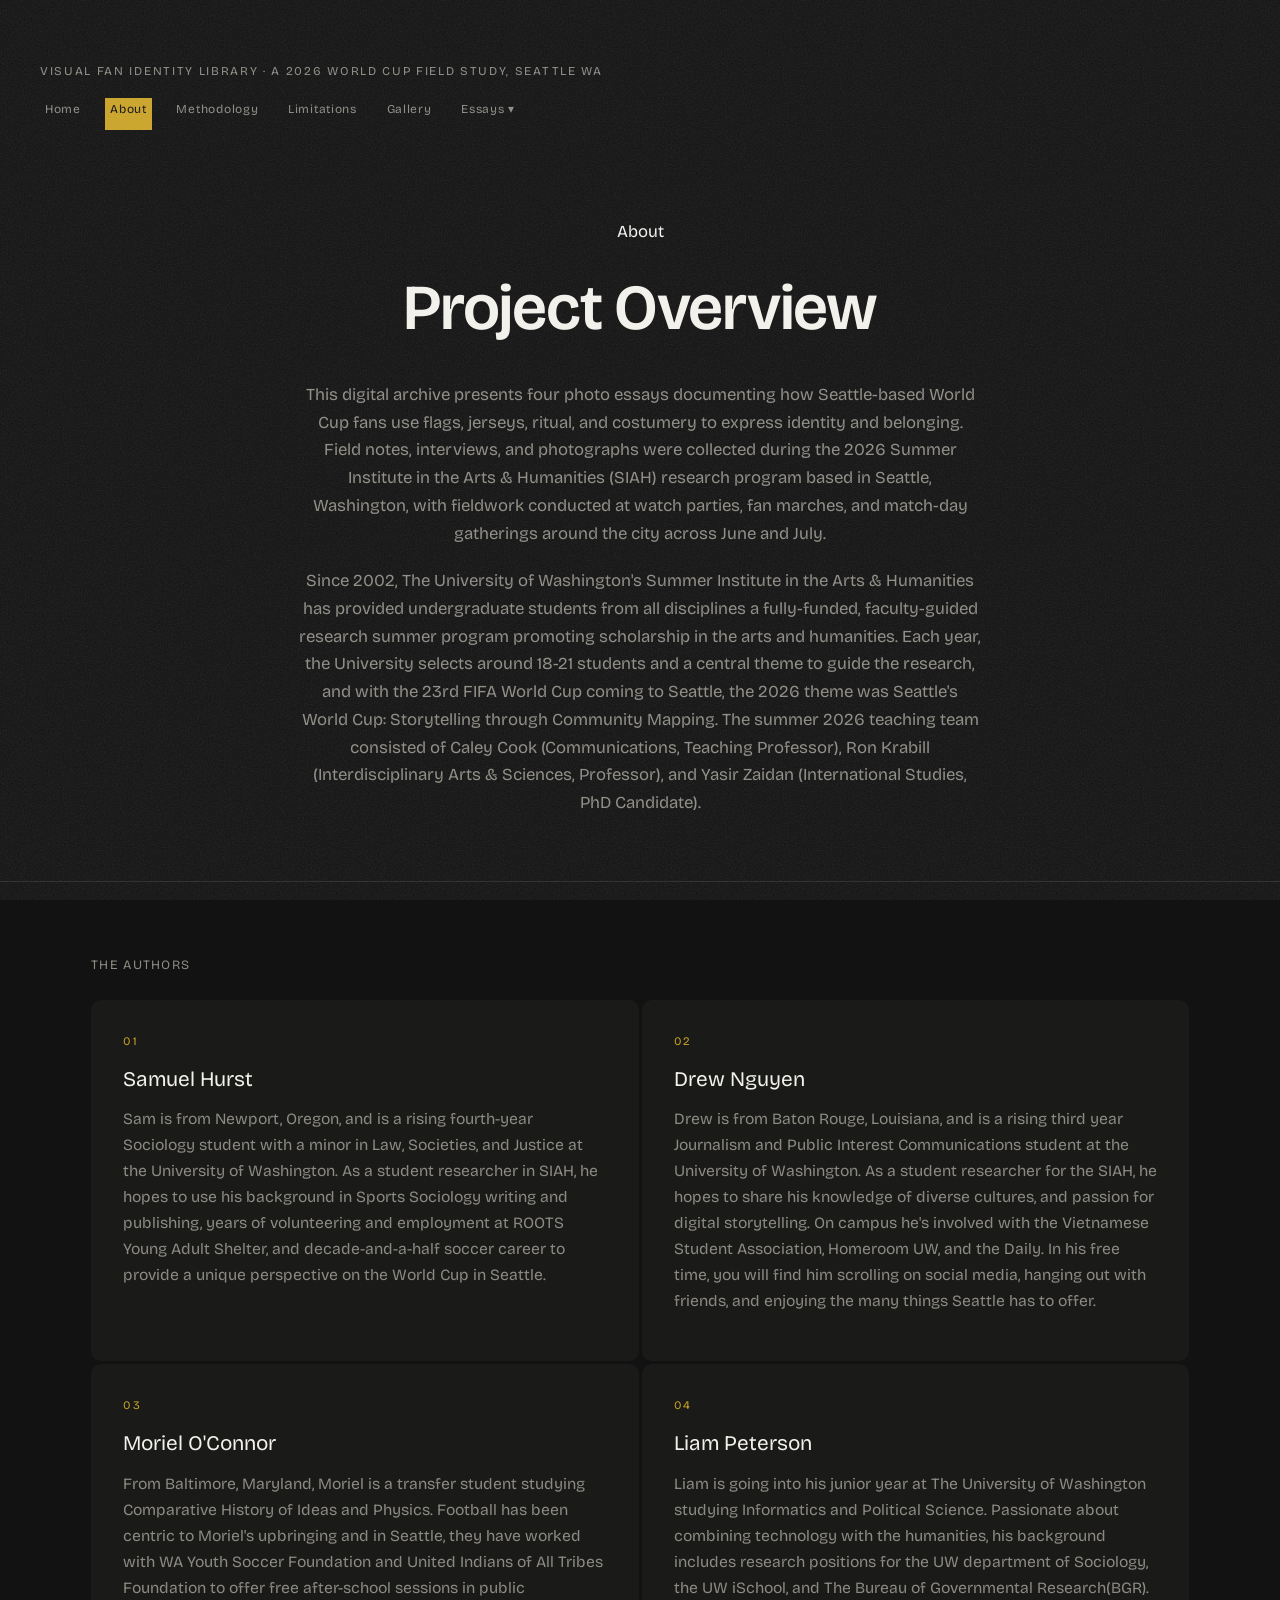
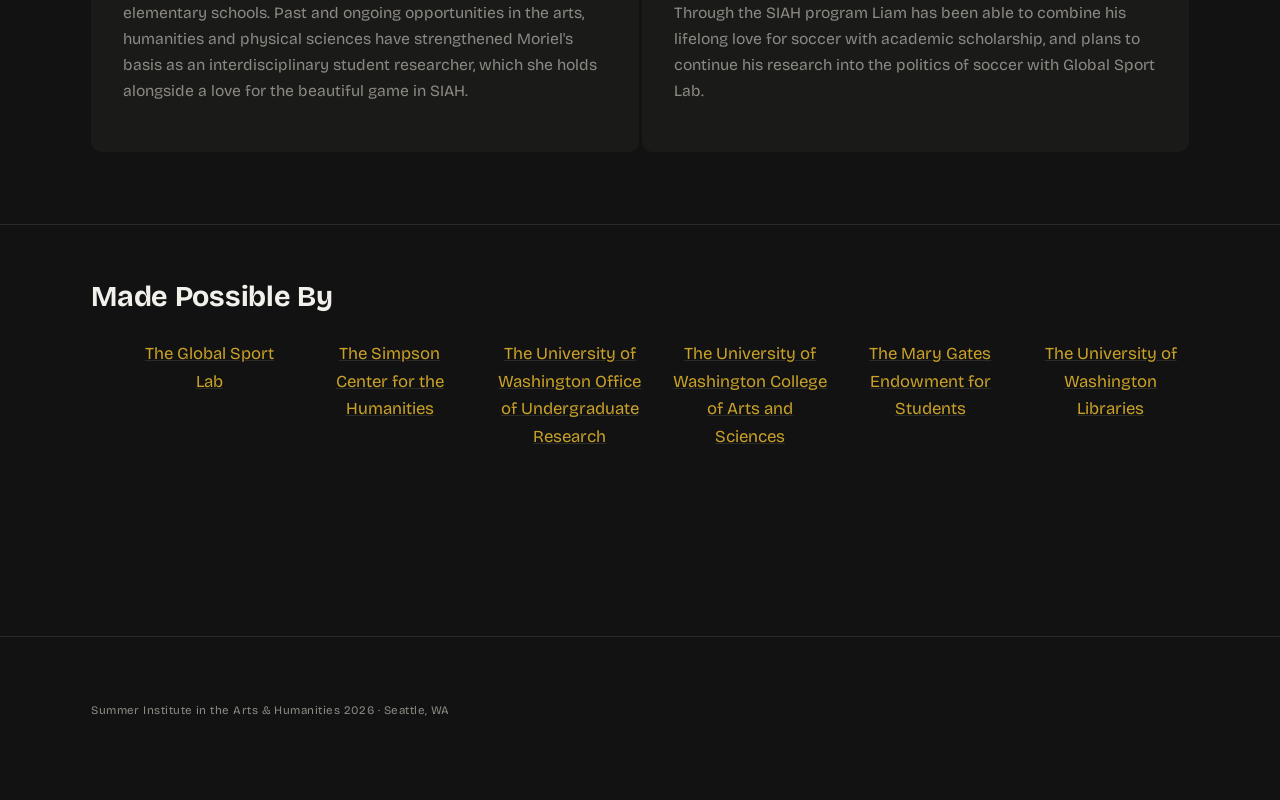
<file: about.html>
<!DOCTYPE html>
<html lang="en">
<head>
  <meta charset="UTF-8">
  <meta name="viewport" content="width=device-width, initial-scale=1.0">
  <title>About — Visual Fan Identity Library</title>
  <link rel="stylesheet" href="styles.css">
</head>
<body>

  <div class="grain" aria-hidden="true"></div>

  <header class="masthead container">
    <span class="masthead__wordmark">Visual Fan Identity Library · A 2026 World Cup Field Study, Seattle WA</span>
    <nav class="site-nav" aria-label="Project sections">
      <a href="index.html">Home</a>
      <a href="about.html" aria-current="page">About</a>
      <a href="methodology.html">Methodology</a>
      <a href="limitations.html">Limitations</a>
      <a href="gallery.html">Gallery</a>
      <details class="site-nav__essays">
        <summary>Essays ▾</summary>
        <div class="site-nav__essays-panel">
          <a href="flags.html">Flags</a>
          <a href="jerseys.html">Jerseys</a>
          <a href="rituals.html">Ritual</a>
          <a href="costumes.html">Costumes</a>
        </div>
      </details>
    </nav>
  </header>

  <main>
    <!-- ============================================================
         PROJECT BRIEF
         EDIT ME: replace the paragraph below with a short (3-5
         sentence) description of SIAH as a project and how this
         particular archive fits into it.
         ============================================================ -->
    <section class="essay-header essay-header--centered">
      <div class="container">
        <span class="essay-header__eyebrow">About</span>
        <h1>Project Overview</h1>
        <p class="essay-header__framework">
          This digital archive presents four photo essays documenting how
          Seattle-based World Cup fans use flags, jerseys, ritual, and costumery
          to express identity and belonging. Field notes, interviews, and
          photographs were collected during the 2026 Summer Institute in the Arts
          &amp; Humanities (SIAH) research program based in Seattle, Washington,
          with fieldwork conducted at watch parties, fan marches, and match-day
          gatherings around the city across June and July.
        </p>
        <p class="essay-header__framework">
          Since 2002, The University of Washington's Summer Institute in the Arts
          &amp; Humanities has provided undergraduate students from all
          disciplines a fully-funded, faculty-guided research summer program
          promoting scholarship in the arts and humanities. Each year, the
          University selects around 18-21 students and a central theme to guide
          the research, and with the 23rd FIFA World Cup coming to Seattle, the
          2026 theme was Seattle's World Cup: Storytelling through Community
          Mapping. The summer 2026 teaching team consisted of Caley Cook
          (Communications, Teaching Professor), Ron Krabill (Interdisciplinary
          Arts &amp; Sciences, Professor), and Yasir Zaidan (International
          Studies, PhD Candidate).
        </p>
      </div>
    </section>

    <!-- ============================================================
         AUTHORS
         EDIT ME: swap in each author's real name and a 1-2 sentence
         bio (role on the project, focus area, or background).
         Duplicate one <article class="author-card">...</article>
         block if the team ever grows past four.
         ============================================================ -->
    <section class="essay">
      <div class="container">
        <h2 class="page-section-title">The Authors</h2>
        <div class="author-grid">

          <article class="author-card">
            <span class="author-card__code">01</span>
            <h3 class="author-card__name">Samuel Hurst</h3>
            <p class="author-card__bio">
              Sam is from Newport, Oregon, and is a rising fourth-year Sociology
              student with a minor in Law, Societies, and Justice at the
              University of Washington. As a student researcher in SIAH, he
              hopes to use his background in Sports Sociology writing and
              publishing, years of volunteering and employment at ROOTS Young
              Adult Shelter, and decade-and-a-half soccer career to provide a
              unique perspective on the World Cup in Seattle.
            </p>
          </article>

          <article class="author-card">
            <span class="author-card__code">02</span>
            <h3 class="author-card__name">Drew Nguyen</h3>
            <p class="author-card__bio">
              Drew is from Baton Rouge, Louisiana, and is a rising third year
              Journalism and Public Interest Communications student at the
              University of Washington. As a student researcher for the SIAH,
              he hopes to share his knowledge of diverse cultures, and passion
              for digital storytelling. On campus he's involved with the
              Vietnamese Student Association, Homeroom UW, and the Daily. In
              his free time, you will find him scrolling on social media,
              hanging out with friends, and enjoying the many things Seattle
              has to offer.
            </p>
          </article>

          <article class="author-card">
            <span class="author-card__code">03</span>
            <h3 class="author-card__name">Moriel O'Connor</h3>
            <p class="author-card__bio">
              From Baltimore, Maryland, Moriel is a transfer student studying
              Comparative History of Ideas and Physics. Football has been
              centric to Moriel's upbringing and in Seattle, they have worked
              with WA Youth Soccer Foundation and United Indians of All Tribes
              Foundation to offer free after-school sessions in public
              elementary schools. Past and ongoing opportunities in the arts,
              humanities and physical sciences have strengthened Moriel's
              basis as an interdisciplinary student researcher, which she
              holds alongside a love for the beautiful game in SIAH.
            </p>
          </article>

          <article class="author-card">
            <span class="author-card__code">04</span>
            <h3 class="author-card__name">Liam Peterson</h3>
            <p class="author-card__bio">
              Liam is going into his junior year at The University of
              Washington studying Informatics and Political Science.
              Passionate about combining technology with the humanities, his
              background includes research positions for the UW department of
              Sociology, the UW iSchool, and The Bureau of Governmental
              Research(BGR). Through the SIAH program Liam has been able to
              combine his lifelong love for soccer with academic scholarship,
              and plans to continue his research into the politics of soccer
              with Global Sport Lab.
            </p>
          </article>

        </div>
      </div>
    </section>

    <!-- ============================================================
         MADE POSSIBLE BY — sponsors / funding acknowledgment.
         ============================================================ -->
    <section class="essay sponsors-section">
      <div class="container">
        <h2 class="sponsors-heading">Made Possible By</h2>
        <ul class="sponsor-list">
          <li><a href="https://jsis.washington.edu/research/global-sport-lab/" target="_blank" rel="noopener">The Global Sport Lab</a></li>
          <li><a href="https://simpsoncenter.org/" target="_blank" rel="noopener">The Simpson Center for the Humanities</a></li>
          <li><a href="https://www.washington.edu/undergradresearch/" target="_blank" rel="noopener">The University of Washington Office of Undergraduate Research</a></li>
          <li><a href="https://artsci.washington.edu/" target="_blank" rel="noopener">The University of Washington College of Arts and Sciences</a></li>
          <li><a href="https://expd.uw.edu/mge/" target="_blank" rel="noopener">The Mary Gates Endowment for Students</a></li>
          <li><a href="https://lib.uw.edu/" target="_blank" rel="noopener">The University of Washington Libraries</a></li>
        </ul>
      </div>
    </section>
  </main>

  <footer class="site-footer">
    <div class="container">
      <p>Summer Institute in the Arts &amp; Humanities 2026 · Seattle, WA</p>
    </div>
  </footer>

</body>
</html>
</file>
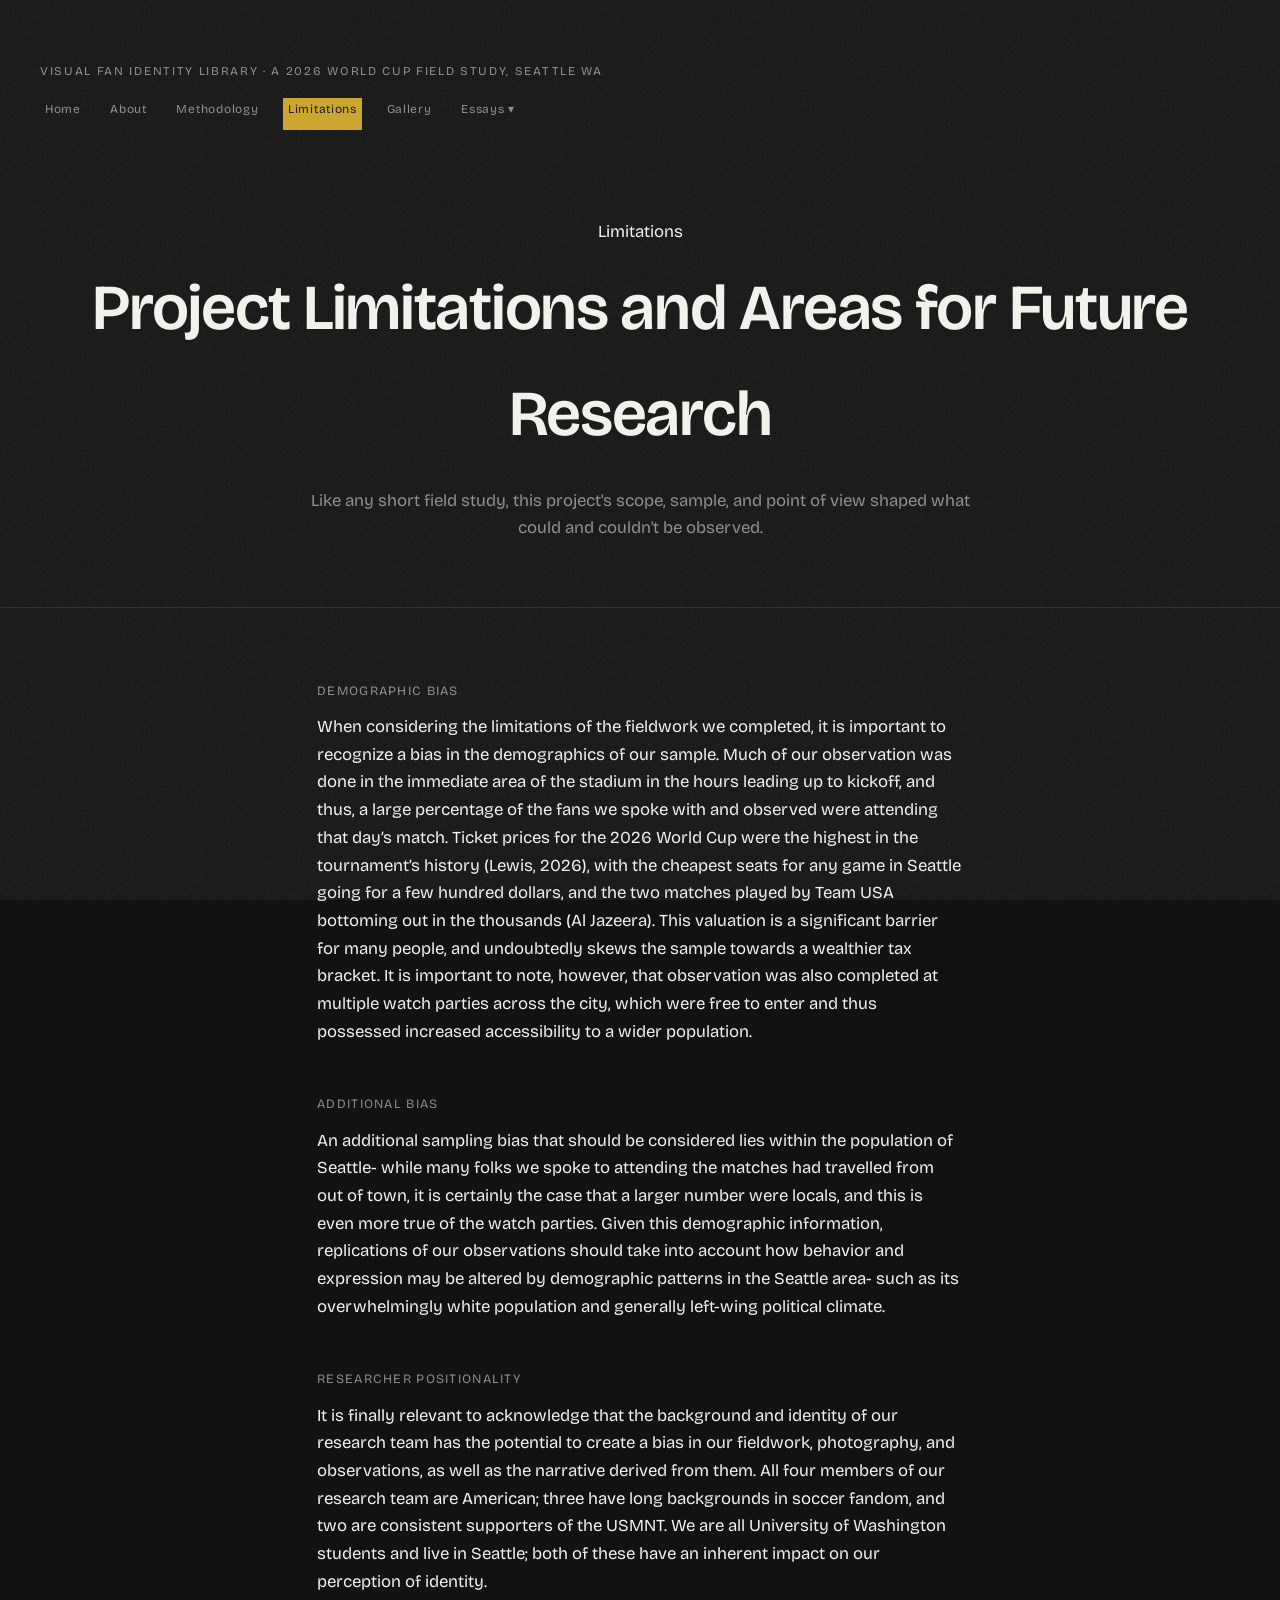
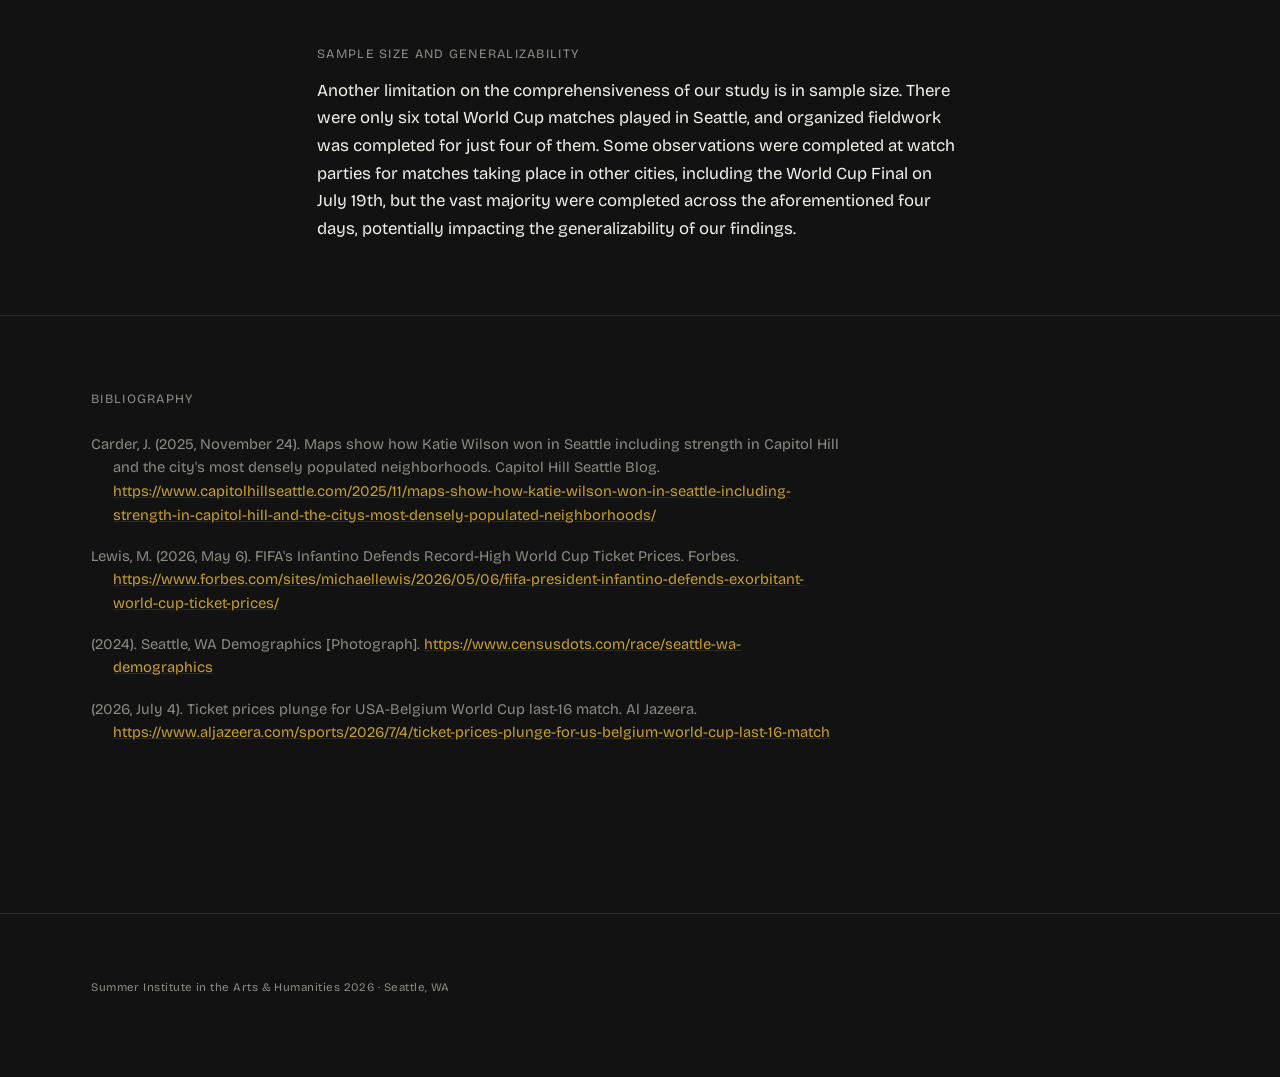
<file: limitations.html>
<!DOCTYPE html>
<html lang="en">
<head>
  <meta charset="UTF-8">
  <meta name="viewport" content="width=device-width, initial-scale=1.0">
  <title>Limitations — Visual Fan Identity Library</title>
  <link rel="stylesheet" href="styles.css">
</head>
<body>

  <div class="grain" aria-hidden="true"></div>

  <header class="masthead container">
    <span class="masthead__wordmark">Visual Fan Identity Library · A 2026 World Cup Field Study, Seattle WA</span>
    <nav class="site-nav" aria-label="Project sections">
      <a href="index.html">Home</a>
      <a href="about.html">About</a>
      <a href="methodology.html">Methodology</a>
      <a href="limitations.html" aria-current="page">Limitations</a>
      <a href="gallery.html">Gallery</a>
      <details class="site-nav__essays">
        <summary>Essays ▾</summary>
        <div class="site-nav__essays-panel">
          <a href="flags.html">Flags</a>
          <a href="jerseys.html">Jerseys</a>
          <a href="rituals.html">Ritual</a>
          <a href="costumes.html">Costumes</a>
        </div>
      </details>
    </nav>
  </header>

  <main>
    <!-- ============================================================
         EDIT ME: one-line summary of the study's main constraints.
         ============================================================ -->
    <section class="essay-header essay-header--centered">
      <div class="container">
        <span class="essay-header__eyebrow">Limitations</span>
        <h1>Project Limitations and Areas for Future Research</h1>
        <p class="essay-header__framework">
          <!-- EDIT ME -->
          Like any short field study, this project's scope, sample, and point of view
          shaped what could and couldn't be observed.
        </p>
      </div>
    </section>

    <!-- ============================================================
         EDIT ME: replace each subsection's paragraph with a real
         limitation of this specific study. Duplicate a
         <section>...</section> block to add more.
         ============================================================ -->
    <section class="essay">
      <div class="container page-prose">

        <section>
          <h2 class="page-section-title">Demographic Bias</h2>
          <p>
            When considering the limitations of the fieldwork we completed, it is
            important to recognize a bias in the demographics of our sample. Much of
            our observation was done in the immediate area of the stadium in the
            hours leading up to kickoff, and thus, a large percentage of the fans we
            spoke with and observed were attending that day’s match. Ticket prices
            for the 2026 World Cup were the highest in the tournament’s history
            (Lewis, 2026), with the cheapest seats for any game in Seattle going for
            a few hundred dollars, and the two matches played by Team USA bottoming
            out in the thousands (Al Jazeera). This valuation is a significant
            barrier for many people, and undoubtedly skews the sample towards a
            wealthier tax bracket. It is important to note, however, that
            observation was also completed at multiple watch parties across the
            city, which were free to enter and thus possessed increased
            accessibility to a wider population.
          </p>
        </section>

        <section>
          <h2 class="page-section-title">Additional Bias</h2>
          <p>
            An additional sampling bias that should be considered lies within the
            population of Seattle- while many folks we spoke to attending the
            matches had travelled from out of town, it is certainly the case that a
            larger number were locals, and this is even more true of the watch
            parties. Given this demographic information, replications of our
            observations should take into account how behavior and expression may
            be altered by demographic patterns in the Seattle area- such as its
            overwhelmingly white population and generally left-wing political
            climate.
          </p>
        </section>

        <section>
          <h2 class="page-section-title">Researcher positionality</h2>
          <p>
            It is finally relevant to acknowledge that the background and identity
            of our research team has the potential to create a bias in our
            fieldwork, photography, and observations, as well as the narrative
            derived from them. All four members of our research team are American;
            three have long backgrounds in soccer fandom, and two are consistent
            supporters of the USMNT. We are all University of Washington students
            and live in Seattle; both of these have an inherent impact on our
            perception of identity.
          </p>
        </section>

        <section>
          <h2 class="page-section-title">Sample Size and Generalizability</h2>
          <p>
            Another limitation on the comprehensiveness of our study is in sample
            size. There were only six total World Cup matches played in Seattle,
            and organized fieldwork was completed for just four of them. Some
            observations were completed at watch parties for matches taking place
            in other cities, including the World Cup Final on July 19th, but the
            vast majority were completed across the aforementioned four days,
            potentially impacting the generalizability of our findings.
          </p>
        </section>

      </div>
    </section>

    <!-- ============================================================
         BIBLIOGRAPHY — sources cited in the sections above.
         ============================================================ -->
    <section class="essay bibliography-section">
      <div class="container">
        <h2 class="page-section-title">Bibliography</h2>
        <ul class="bibliography-list">
          <li>
            Carder, J. (2025, November 24). Maps show how Katie Wilson won in
            Seattle including strength in Capitol Hill and the city's most
            densely populated neighborhoods. Capitol Hill Seattle Blog.
            <a href="https://www.capitolhillseattle.com/2025/11/maps-show-how-katie-wilson-won-in-seattle-including-strength-in-capitol-hill-and-the-citys-most-densely-populated-neighborhoods/" target="_blank" rel="noopener">https://www.capitolhillseattle.com/2025/11/maps-show-how-katie-wilson-won-in-seattle-including-strength-in-capitol-hill-and-the-citys-most-densely-populated-neighborhoods/</a>
          </li>
          <li>
            Lewis, M. (2026, May 6). FIFA's Infantino Defends Record-High
            World Cup Ticket Prices. Forbes.
            <a href="https://www.forbes.com/sites/michaellewis/2026/05/06/fifa-president-infantino-defends-exorbitant-world-cup-ticket-prices/" target="_blank" rel="noopener">https://www.forbes.com/sites/michaellewis/2026/05/06/fifa-president-infantino-defends-exorbitant-world-cup-ticket-prices/</a>
          </li>
          <li>
            (2024). Seattle, WA Demographics [Photograph].
            <a href="https://www.censusdots.com/race/seattle-wa-demographics" target="_blank" rel="noopener">https://www.censusdots.com/race/seattle-wa-demographics</a>
          </li>
          <li>
            (2026, July 4). Ticket prices plunge for USA-Belgium World Cup
            last-16 match. Al Jazeera.
            <a href="https://www.aljazeera.com/sports/2026/7/4/ticket-prices-plunge-for-us-belgium-world-cup-last-16-match" target="_blank" rel="noopener">https://www.aljazeera.com/sports/2026/7/4/ticket-prices-plunge-for-us-belgium-world-cup-last-16-match</a>
          </li>
        </ul>
      </div>
    </section>
  </main>

  <footer class="site-footer">
    <div class="container">
      <p>Summer Institute in the Arts &amp; Humanities 2026 · Seattle, WA</p>
    </div>
  </footer>

</body>
</html>
</file>
<file: styles.css>
/* =========================================================================
   STYLES.CSS
   One stylesheet, shared by every page.
   Read top to bottom:
     1. Fonts + tokens (color/type/space) — change the whole site from here
     2. Reset / base
     3. Masthead + footer
     4. Home page: hero + vertical category list
     5. Sub-pages: essay header, sequential essay figures, prev/next
     6. Small screens
   "EDIT ME" comments mark what you'll actually want to touch.
   ========================================================================= */

@import url('https://fonts.googleapis.com/css2?family=Bricolage+Grotesque:opsz,wght@6..144,200..800&display=swap');

/* -------------------------------------------------------------------------
   1. TOKENS
   A dominant charcoal surface, one sharp lime accent used sparingly, and
   two elevated tones for bento-style layering. Colors are intentionally
   NOT distributed evenly — almost everything on the page is charcoal/off-
   white; lime appears only where it should draw the eye.
   ------------------------------------------------------------------------- */
:root {
  /* EDIT ME: colors */
  --bg: #121212;            /* dominant surface — deep charcoal */
  --bg-elevated: #1A1A19;   /* first layer up — bento tile background */
  --bg-elevated-2: #202020; /* second layer up — hover / deepest tile */
  --text: #F2F0EA;          /* primary text, warm off-white (not pure white) */
  --text-muted: #8C8A83;    /* secondary / caption text */
  --line: #2A2A27;          /* hairline borders, seams between bento tiles */
  --accent: #C9A227;        /* archive-label brass — the ONE sharp accent. use rarely. */
  --accent-dim: #A6841F;    /* pressed/hover state for the accent */

  /* type */
  /* One bold contemporary grotesque, three roles: headline, body, and
     small tracked labels are all Bricolage Grotesque, differentiated
     by weight/size/case rather than by swapping typefaces — closer to
     how a museum brands its own exhibitions (bold sans wayfinding)
     than a typical "heading font + body font + UI font" tech stack. */
  --font-display: 'Bricolage Grotesque', sans-serif;
  --font-body: 'Bricolage Grotesque', sans-serif;
  --font-mono: 'Bricolage Grotesque', sans-serif; /* labels/catalog codes — no monospace */

  /* layout */
  --max-width: 1200px;
  --gutter: clamp(1.25rem, 4vw, 4rem); /* generous, responsive side margin */
  --seam: 3px; /* gap between bento tiles */
}

/* -------------------------------------------------------------------------
   2. RESET / BASE
   ------------------------------------------------------------------------- */
* { box-sizing: border-box; }

html { scroll-behavior: smooth; }

body {
  margin: 0;
  overflow-x: hidden;
  background: var(--bg);
  color: var(--text);
  font-family: var(--font-body);
  font-size: 1.05rem;
  line-height: 1.65;
  -webkit-font-smoothing: antialiased;
}

/* Film-grain overlay, screen-space (fixed, not tied to page height),
   so the charcoal surfaces read as a textured print rather than a
   flat digital black. Pure SVG noise, no image asset. Sits above
   everything (including photos) but never blocks clicks. */
.grain {
  position: fixed;
  inset: 0;
  z-index: 9999; /* above everything, including photos */
  pointer-events: none;
  opacity: 0.11;
  mix-blend-mode: screen;
  background-image: url("data:image/svg+xml,%3Csvg xmlns='http://www.w3.org/2000/svg' width='180' height='180'%3E%3Cfilter id='n'%3E%3CfeTurbulence type='fractalNoise' baseFrequency='0.7' numOctaves='3' stitchTiles='stitch'/%3E%3CfeColorMatrix type='saturate' values='0'/%3E%3C/filter%3E%3Crect width='100%25' height='100%25' filter='url(%23n)'/%3E%3C/svg%3E");
  background-size: 180px 180px;
}

h1, h2, h3 {
  font-family: var(--font-display);
  font-weight: 400;
  margin: 0;
}

a { color: inherit; }

a:focus-visible,
button:focus-visible {
  outline: 2px solid var(--accent);
  outline-offset: 4px;
}

img { max-width: 100%; display: block; }

.container {
  max-width: var(--max-width);
  margin: 0 auto;
  padding: 0 var(--gutter);
}

.eyebrow {
  font-family: var(--font-mono);
  font-size: 0.72rem;
  letter-spacing: 0.16em;
  text-transform: uppercase;
  color: var(--accent);
}

/* -------------------------------------------------------------------------
   2b. PAGE LOADER (homepage only)
   A building-blocks animation shown while the homepage loads, faded
   out by loader.js once window "load" fires. Three square blocks
   stack upward, each rotating into place in sequence — the same
   brass accent used everywhere else, on the site's own charcoal
   surface, so it reads as part of the page rather than a generic
   spinner.
   ------------------------------------------------------------------------- */
.loader {
  position: fixed;
  inset: 0;
  z-index: 999;
  display: flex;
  flex-direction: column;
  align-items: center;
  justify-content: center;
  gap: 1.5rem;
  background: var(--bg);
  transition: opacity 1.1s ease, visibility 1.1s ease;
}

.loader.is-hidden {
  opacity: 0;
  visibility: hidden;
  pointer-events: none;
}

.loader__stack {
  position: relative;
  width: 34px;
  height: 114px;
}

.loader__block {
  position: absolute;
  left: 0;
  width: 34px;
  height: 34px;
  border-radius: 5px;
  background: var(--accent);
  opacity: 0;
  transform: translateY(-50px) rotate(-30deg) scale(0.6);
  animation: loader-stack 2.6s ease-in-out infinite;
}

.loader__block--1 { bottom: 0; animation-delay: 0s; }
.loader__block--2 { bottom: 40px; animation-delay: 0.35s; }
.loader__block--3 { bottom: 80px; animation-delay: 0.7s; }

@keyframes loader-stack {
  0%   { opacity: 0; transform: translateY(-50px) rotate(-30deg) scale(0.6); }
  18%  { opacity: 1; transform: translateY(0) rotate(0deg) scale(1); }
  70%  { opacity: 1; transform: translateY(0) rotate(0deg) scale(1); }
  85%  { opacity: 0; transform: translateY(6px) rotate(8deg) scale(0.9); }
  100% { opacity: 0; transform: translateY(-50px) rotate(-30deg) scale(0.6); }
}

.loader__text {
  font-size: 0.72rem;
  letter-spacing: 0.14em;
  text-transform: uppercase;
  color: var(--text-muted);
  margin: 0;
  text-align: center;
}

@media (prefers-reduced-motion: reduce) {
  .loader__block {
    animation: none;
    opacity: 1;
    transform: none;
  }
}

/* -------------------------------------------------------------------------
   3. MASTHEAD + FOOTER
   The home page masthead carries the section links (About/
   Methodology/Limitations) top-right instead of a small text nav —
   sub-pages use .site-nav instead (see section 5).
   ------------------------------------------------------------------------- */
.masthead {
  padding: clamp(2rem, 5vw, 3.5rem) 0 clamp(1.5rem, 4vw, 2.5rem);
}

.masthead--home {
  display: flex;
  align-items: center;
  justify-content: space-between;
  flex-wrap: wrap;
  gap: 0.75rem 2rem;
}

/* Inside the masthead, the section links sit inline top-right instead
   of centered in their own block below the title. */
.masthead--home .section-links {
  margin: 0;
  justify-content: flex-end;
}

.masthead__wordmark {
  font-family: var(--font-mono);
  font-size: 0.75rem;
  letter-spacing: 0.14em;
  text-transform: uppercase;
  color: var(--text-muted);
}

/* small text-only nav, used only on sub-pages */
.site-nav {
  margin-top: 0.9rem;
  display: flex;
  gap: 1.25rem;
  flex-wrap: wrap;
}

/* A solid brass block swipes in behind the label on hover (or sits
   permanently under the current page), landing with a slight bounce
   — same block motif as the homepage loader, standing in for the
   old plain underline. Shared by plain nav links and the "Essays"
   dropdown toggle (a <details>/<summary> pair) so both read as the
   same kind of button. */
.site-nav a,
.site-nav summary {
  position: relative;
  display: inline-block;
  font-family: var(--font-mono);
  font-size: 0.75rem;
  letter-spacing: 0.06em;
  text-decoration: none;
  list-style: none;
  cursor: pointer;
  color: var(--text-muted);
  padding: 0.15em 0.4em;
  overflow: hidden;
  transition: color 0.3s ease;
}

.site-nav summary::-webkit-details-marker {
  display: none;
}

.site-nav a::before,
.site-nav summary::before {
  content: '';
  position: absolute;
  inset: 0;
  background: var(--accent);
  transform: scaleX(0);
  transform-origin: left;
  transition: transform 0.4s cubic-bezier(0.34, 1.56, 0.64, 1);
  z-index: -1;
}

.site-nav a:hover,
.site-nav a[aria-current="page"],
.site-nav summary:hover,
.site-nav details[open] > summary {
  color: var(--bg);
}

.site-nav a:hover::before,
.site-nav a[aria-current="page"]::before,
.site-nav summary:hover::before,
.site-nav details[open] > summary::before {
  transform: scaleX(1);
}

/* The "Essays" dropdown: a <details> element positioned relative so
   its panel can drop down directly beneath the toggle. */
.site-nav details {
  position: relative;
}

.site-nav__essays-panel {
  position: absolute;
  top: calc(100% + 0.5rem);
  left: 0;
  display: flex;
  flex-direction: column;
  min-width: 9rem;
  background: var(--bg-elevated);
  border: 1px solid var(--line);
  border-radius: 8px;
  padding: 0.35rem;
  gap: 0.15rem;
  z-index: 20;
  box-shadow: 0 14px 28px rgba(0, 0, 0, 0.4);
}

.site-nav__essays-panel a {
  padding: 0.5em 0.6em;
}

.site-footer {
  padding: clamp(2rem, 6vw, 4rem) 0 clamp(2.5rem, 8vw, 5rem);
  margin-top: clamp(3rem, 8vw, 6rem);
  border-top: 1px solid var(--line);
}

.site-footer p {
  font-family: var(--font-mono);
  font-size: 0.72rem;
  letter-spacing: 0.04em;
  color: var(--text-muted);
  margin: 0;
}

.site-footer a { color: var(--text-muted); text-decoration: underline; }
.site-footer a:hover { color: var(--accent); }

/* -------------------------------------------------------------------------
   4a. HOME — hero, centered: headline, "Field Log" label, and the intro
   paragraph all sit centered on the page.
   ------------------------------------------------------------------------- */
.hero {
  padding: clamp(1rem, 4vw, 2rem) 0 clamp(3rem, 8vw, 6rem);
  text-align: center;
}

/* Fills the first viewport on its own (title + section links), so the
   Introduction copy in .hero__intro sits below the fold until the
   user scrolls, instead of peeking in right under the menu. */
.hero__lead {
  min-height: 100vh;
  display: flex;
  flex-direction: column;
  justify-content: center;
}

.hero__title {
  font-size: clamp(2.6rem, 7vw, 5.2rem);
  font-weight: 600;
  line-height: 1.0;
  max-width: 20ch;
  letter-spacing: -0.02em;
  margin: 0 auto; /* centers the title's own text block within .hero */
}

.hero__title em {
  /* Bricolage Grotesque has no true italic, so emphasis comes from a
     weight jump + the accent color instead of a style switch. */
  font-style: normal;
  font-weight: 800;
  color: var(--accent);
}

/* Below the title, above the preface: text-only links out to the
   project's meta pages (About, Methodology, Limitations,
   Bibliography). Larger and more prominent than the small mono nav
   used elsewhere, since this is the page's second interactive
   element (after the four category photos further down). */
.section-links {
  display: flex;
  justify-content: center;
  flex-wrap: wrap;
  gap: clamp(1rem, 3vw, 2rem);
  margin: clamp(1.5rem, 4vw, 2.5rem) 0;
}

/* Same brass-block swipe as .site-nav, sized up to match these
   larger homepage links — a solid block lands behind the label with
   a slight bounce instead of the old plain underline. */
.section-link {
  position: relative;
  display: inline-block;
  font-family: var(--font-mono);
  font-size: clamp(0.95rem, 1.6vw, 1.1rem);
  letter-spacing: 0.06em;
  text-decoration: none;
  color: var(--text-muted);
  padding: 0.2em 0.5em;
  overflow: hidden;
  transition: color 0.3s ease;
}

.section-link::before {
  content: '';
  position: absolute;
  inset: 0;
  background: var(--accent);
  transform: scaleX(0);
  transform-origin: left;
  transition: transform 0.4s cubic-bezier(0.34, 1.56, 0.64, 1);
  z-index: -1;
}

.section-link:hover,
.section-link:focus-visible {
  color: var(--bg);
}

.section-link:hover::before,
.section-link:focus-visible::before {
  transform: scaleX(1);
}

/* Click animation: the block lands solid (same as hover) while the
   link text scrambles/decodes in JS, right before navigating. */
.section-link--decoding {
  color: var(--bg);
  animation: section-link-pulse 0.4s ease;
}

.section-link--decoding::before {
  transform: scaleX(1);
}

@keyframes section-link-pulse {
  0%   { letter-spacing: 0.06em; }
  45%  { letter-spacing: 0.22em; }
  100% { letter-spacing: 0.06em; }
}

.hero__intro {
  margin: clamp(1.5rem, 5vw, 2.5rem) auto 0; /* auto left/right centers this block */
  max-width: 92%;
}

.hero__intro p {
  color: var(--text);
  font-weight: 500;
  font-size: clamp(1.1rem, 2.2vw, 1.32rem);
  line-height: 1.5;
  margin: 0;
}

.hero__intro p + p {
  margin-top: 1.25rem;
}

.hero__intro .eyebrow {
  display: block;
  font-size: clamp(1.5rem, 3.5vw, 2.1rem);
  font-weight: 700;
  letter-spacing: 0.04em;
  margin-bottom: 1rem;
}

/* -------------------------------------------------------------------------
   4b. HOME — the four categories sit in a 2-column grid, so two photos
   stack on top of the other two. Each .category is: one photo (the
   ONLY clickable element — the <a class="photo-link">), then a heading
   and a short blurb sitting underneath it as plain, non-interactive
   text. Every photo box is the same size (shared aspect ratio), and
   object-fit: contain shows each photo in full — uncropped — inside
   that box. No divider lines between categories; spacing alone
   separates them. Collapses to a single stacked column on small
   screens (see the SMALL SCREENS block below).
   ------------------------------------------------------------------------- */
/* Section intro sitting above the grid, styled like the hero's
   "Introduction" eyebrow (see .hero__intro .eyebrow) so the two read
   as the same kind of section heading. */
.category-list__intro {
  text-align: center;
  max-width: 60ch;
  margin: 0 auto clamp(2.5rem, 6vw, 4rem);
}

.category-list__title {
  display: block;
  font-size: clamp(1.5rem, 3.5vw, 2.1rem);
  font-weight: 700;
  letter-spacing: 0.04em;
  margin-bottom: 0.75rem;
  color: var(--accent);
}

.category-list__subtitle {
  color: var(--text-muted);
  font-size: clamp(1rem, 1.8vw, 1.15rem);
}

.category-list {
  display: grid;
  grid-template-columns: repeat(2, 1fr);
  gap: clamp(2rem, 4vw, 3rem) clamp(1.5rem, 3vw, 2.5rem);
  align-items: start;
}

.category {
  padding: 0;
}

.photo-link {
  position: relative;
  display: block;
  overflow: hidden;
  background: var(--bg-elevated);
  border-radius: 10px;
  aspect-ratio: 3 / 2; /* same box size for every photo, however big the screen */
  width: 100%;
}

.photo-link__img {
  position: absolute;
  inset: 0;
  width: 100%;
  height: 100%;
  object-fit: contain; /* show each photo in full, uncropped, within the equal-size box */
  transition: transform 0.5s cubic-bezier(0.16, 1, 0.3, 1), opacity 0.3s ease;
  opacity: 0.9;
}

.photo-link:hover .photo-link__img,
.photo-link:focus-visible .photo-link__img {
  transform: scale(1.03);
  opacity: 1;
}

.category__copy {
  margin-top: clamp(1rem, 2vw, 1.25rem);
  max-width: none;
}

.category__code {
  font-family: var(--font-mono);
  font-size: 0.68rem;
  letter-spacing: 0.12em;
  color: var(--text-muted);
  display: block;
  margin-bottom: 0.4rem;
}

.category__title {
  /* the secondary/accent color, so each heading pops against the
     charcoal background and the muted body text below it */
  color: var(--accent);
  font-size: clamp(1.1rem, 1.6vw, 1.4rem);
  font-weight: 600;
}

.category__blurb {
  margin-top: 0.6rem;
  color: var(--text-muted);
  font-size: 0.88rem;
  line-height: 1.5;
}

/* -------------------------------------------------------------------------
   5. SUB-PAGES (the four photo essays)
   ------------------------------------------------------------------------- */
.essay-header {
  padding: clamp(2rem, 5vw, 3rem) 0 clamp(2rem, 5vw, 3rem);
  border-bottom: 1px solid var(--line);
}

/* On the four photo essays, .essay-header__cover fills the whole first
   viewport, so this kills the section's own top padding — the photo
   should sit flush under the masthead, not float below a gap. Pages
   without a cover (About, Methodology, Limitations) are unaffected.
   The masthead itself stays a normal, solid black bar in the document
   flow — see the inline script right after it in the HTML, which
   scrolls the page down past the masthead on load so the photo fills
   the screen; scrolling up still reveals the bar normally. */
.essay-header:has(.essay-header__cover) {
  padding-top: 0;
}

/* Full-screen photo hero. height (not min-height) so it always fills
   exactly one viewport — everything after it (the essay title, byline,
   and body) sits below the fold until the user scrolls, which is what
   creates the "swoosh" reveal into the essay. */
.essay-header__cover {
  position: relative;
  overflow: hidden;
  left: 50%;
  right: 50%;
  width: 100vw;
  height: 100vh;
  margin-left: -50vw;
  margin-right: -50vw;
  margin-bottom: clamp(1.5rem, 4vw, 2.5rem);
}

/* Sized taller than its box (124%) so parallax.js can translate it
   within that headroom without ever exposing an empty edge — the
   photo drifts slower than the page as the user scrolls past it. */
.essay-header__cover img {
  position: absolute;
  top: 0;
  left: 0;
  width: 100%;
  height: 124%;
  object-fit: cover;
  background: var(--bg-elevated);
  will-change: transform;
}

.essay-header__cover-overlay {
  position: absolute;
  inset: 0;
  display: flex;
  align-items: center;
  justify-content: center;
  text-align: center;
  padding: clamp(1.5rem, 5vw, 3rem);
  background: rgba(0, 0, 0, 0.3);
  backdrop-filter: blur(3px);
  -webkit-backdrop-filter: blur(3px);
}

/* Soft fade at the top of the photo, blending it into the masthead
   above (revealed by scrolling up) instead of a hard cut. */
.essay-header__cover::before {
  content: '';
  position: absolute;
  left: 0;
  right: 0;
  top: 0;
  height: 18%;
  z-index: 2;
  background: linear-gradient(to top, transparent, var(--bg) 94%);
  pointer-events: none;
}

/* Soft fade at the bottom of the photo so the cut into the page
   background (where the essay title picks up) reads as a blend
   rather than a hard edge. */
.essay-header__cover::after {
  content: '';
  position: absolute;
  left: 0;
  right: 0;
  bottom: 0;
  height: 30%;
  z-index: 2;
  background: linear-gradient(to bottom, transparent, var(--bg) 94%);
  pointer-events: none;
}

/* Bouncing "scroll to continue" cue. Fixed to the viewport (not the
   photo box) so it's visible on load regardless of masthead height,
   and fades out once the user actually starts scrolling — see the
   scroll listener in parallax.js. */
.essay-header__scroll-cue {
  position: fixed;
  left: 50%;
  bottom: clamp(1.5rem, 5vw, 3rem);
  z-index: 50;
  pointer-events: none;
  opacity: 1;
  transition: opacity 0.4s ease;
  animation: essay-scroll-cue-bounce 1.8s ease-in-out infinite;
}

.essay-header__scroll-cue.is-hidden {
  opacity: 0;
  animation-play-state: paused;
}

.essay-header__scroll-cue-icon {
  display: block;
  width: 0.85em;
  height: 0.85em;
  font-size: 1.6rem;
  border-right: 2px solid var(--text);
  border-bottom: 2px solid var(--text);
  transform: rotate(45deg);
  filter: drop-shadow(0 2px 4px rgba(0, 0, 0, 0.75));
}

@keyframes essay-scroll-cue-bounce {
  0%, 100% { transform: translate(-50%, 0); }
  50% { transform: translate(-50%, 10px); }
}

@media (prefers-reduced-motion: reduce) {
  .essay-header__scroll-cue {
    animation: none;
    transform: translateX(-50%);
  }
}

.essay-header__cover-label {
  font-size: clamp(2rem, 5vw, 3.2rem);
  font-weight: 600;
  letter-spacing: -0.02em;
  color: var(--text);
  text-shadow: 0 7px 5px rgba(0, 0, 0, 0.5); /* angle 270°, distance 7px, blur 5px, black @ 50% */
}

.essay-header h1 {
  font-size: clamp(2.4rem, 6vw, 4rem);
  font-weight: 600;
  letter-spacing: -0.02em;
  margin-top: 0.6rem;
}

.hero-highlight {
  color: var(--accent);
}

.hero-subtitle {
  font-size: 0.7em;
}

/* Keep the Costumes gold lead-in on a single line, however wide it is. */
.page-costumes .hero-highlight {
  white-space: nowrap;
}

.essay-header__framework {
  max-width: 52ch;
  color: var(--text-muted);
  margin-top: 1.25rem;
  font-size: 1.05rem;
}

.essay-header--centered {
  text-align: center;
}

.essay-header--centered .essay-header__framework {
  max-width: 62ch;
  margin-left: auto;
  margin-right: auto;
}

.essay-header--centered .essay-header__framework--wide {
  max-width: none;
  text-align: left;
}

.methodology-factors {
  list-style: disc;
  padding-left: 1.5rem;
  display: flex;
  flex-direction: column;
  gap: 0.6rem;
}

.methodology-factors strong {
  color: var(--text);
}

.essay-header__byline {
  font-family: var(--font-mono);
  font-size: 0.8rem;
  letter-spacing: 0.06em;
  text-transform: uppercase;
  color: var(--text-muted);
  margin-top: 1.25rem;
  padding-top: 1rem;
  border-top: 1px solid var(--line);
}

.essay-header__byline-author {
  color: var(--text);
  font-weight: 600;
}

.essay-preface {
  padding-top: clamp(1.75rem, 4vw, 2.75rem);
  text-align: center;
}

.essay-preface .eyebrow {
  display: block;
  font-size: clamp(1.5rem, 3.5vw, 2.1rem);
  font-weight: 700;
  letter-spacing: 0.04em;
}

.essay-preface__text {
  max-width: 62ch;
  color: var(--text-muted);
  margin: 0.75rem auto 0;
  font-size: 1.2rem;
  text-align: center;
}

.essay-preface__text + .essay-preface__text {
  margin-top: 1.25rem;
}

.essay {
  padding: clamp(3rem, 6vw, 4.5rem) 0;
}

.essay-intro {
  padding-top: clamp(1.75rem, 4vw, 2.75rem);
  padding-bottom: 0.9rem;
  border-top: 1px solid var(--line);
}

.essay-intro p {
  text-align: center;
}

/* Trim the extra top padding the figure sequence normally carries, so
   this transition text sits close to Fig. 1's photo below it instead
   of leaving a big gap. */
.essay-intro + .essay {
  padding-top: clamp(1rem, 2vw, 1.5rem);
}

.bibliography-section {
  border-top: 1px solid var(--line);
}

.bibliography-list {
  list-style: none;
  margin-top: 1.25rem;
  display: flex;
  flex-direction: column;
  gap: 1.1rem;
  max-width: 68ch;
}

.bibliography-list li {
  color: var(--text-muted);
  font-size: 0.95rem;
  line-height: 1.6;
  padding-left: 1.75rem;
  text-indent: -1.75rem;
  word-break: break-word;
}

.bibliography-list a {
  color: var(--accent);
  text-decoration: underline;
  text-decoration-color: var(--line);
}

.bibliography-list a:hover {
  color: var(--accent-dim);
}

.sponsors-section {
  padding-top: clamp(2rem, 4vw, 3rem);
  border-top: 1px solid var(--line);
}

.sponsors-heading {
  font-weight: 700;
  color: var(--text);
  font-size: clamp(1.3rem, 3vw, 1.8rem);
  letter-spacing: -0.01em;
}

.sponsor-list {
  list-style: none;
  margin-top: 1.25rem;
  display: flex;
  flex-direction: row;
  flex-wrap: wrap;
  justify-content: space-between;
  gap: 1rem 1.5rem;
  color: var(--text-muted);
  font-size: 1.05rem;
}

.sponsor-list li {
  flex: 1 1 0;
  text-align: center;
}

.sponsor-list a {
  color: var(--accent);
  text-decoration: underline;
  text-decoration-color: var(--line);
}

.sponsor-list a:hover {
  color: var(--accent-dim);
}

/* Sequential, single-column narrative: every figure stacks directly
   beneath the one before it, photo on top and its caption/note
   underneath — no side-by-side text, no separate grid section. */
.essay-sequence {
  display: flex;
  flex-direction: column;
  gap: clamp(2.5rem, 6vw, 4rem);
}

.essay-figure {
  margin: 0;
}

.essay-figure img {
  width: 100%;
  border-radius: 10px;
  background: var(--bg-elevated);
}

/* Empty photo slot for a figure that hasn't been shot/added yet —
   same box treatment as a real photo, minus the image. */
.essay-figure__placeholder {
  aspect-ratio: 3 / 2;
  width: 100%;
  border-radius: 10px;
  background: var(--bg-elevated);
  border: 1px dashed var(--line);
  display: flex;
  align-items: center;
  justify-content: center;
  padding: 1.5rem;
  text-align: center;
}

.essay-figure__placeholder-text {
  font-family: var(--font-mono);
  font-size: 0.8rem;
  letter-spacing: 0.04em;
  color: var(--text-muted);
}

/* Rituals-only: three empty photo frames sitting parallel in a row
   at the top of the essay, instead of the usual single-column
   stacked sequence. */
/* Breaks out of the normal ~1200px container so the three frames can
   run much bigger, closer to the edges of the viewport, instead of
   being capped at the site's usual content width. */
.ritual-photos-grid {
  display: grid;
  grid-template-columns: repeat(3, 1fr);
  gap: clamp(0.5rem, 1.2vw, 1rem);
  align-items: start;
  position: relative;
  left: 50%;
  right: 50%;
  width: 100vw;
  margin-left: -50vw;
  margin-right: -50vw;
  padding: 0 clamp(1rem, 4vw, 2.5rem);
}

/* One shared caption for the Fig. 1-3 row, in place of a caption
   under each individual photo. */
.ritual-photos-grid__caption {
  margin-top: 0.9rem;
  margin-bottom: clamp(3rem, 7vw, 5rem);
  text-align: center;
}

/* Keeps real photos the same uniform shape the empty placeholder
   boxes had, so the row still reads as parallel/aligned once photos
   replace the placeholders. */
.ritual-photos-grid .essay-figure img {
  aspect-ratio: 3 / 2;
  object-fit: cover;
}

/* A single photo frame (e.g. Fig. 4), sized the same as a normal
   figure on the other essay pages — the site's usual container width,
   not the full-bleed row above it. */
.ritual-photo-feature {
  margin-top: clamp(3rem, 7vw, 5rem);
  margin-bottom: clamp(3rem, 7vw, 5rem);
}

/* A placeholder for the essay's poem — deliberately not styled like
   a section heading, so it reads as a poem title rather than a page
   header. */
.poem-placeholder {
  max-width: 56ch;
  margin: 0 auto;
  text-align: center;
}

.poem-placeholder__title {
  display: block;
  font-size: clamp(1.1rem, 2.4vw, 1.4rem);
  font-weight: 500;
  font-style: italic;
  color: var(--text);
  margin-bottom: 1.75rem;
}

.poem-placeholder__body {
  color: var(--text-muted);
  font-size: 1.05rem;
  line-height: 2;
  white-space: pre-wrap; /* the poem's blank lines/spacing are typed literally in the HTML */
}

.essay-figure figcaption {
  margin-top: 0.9rem;
  max-width: 62ch;
}

.essay-figure__num {
  display: block;
  font-family: var(--font-mono);
  font-size: 0.72rem;
  letter-spacing: 0.04em;
  color: var(--text-muted);
}

.essay-figure__note {
  margin: 0.6rem 0 0;
  color: var(--text);
}

.page-flags .essay-figure figcaption,
.page-jerseys .essay-figure figcaption,
.page-costumes .essay-figure figcaption,
.page-rituals .essay-figure figcaption {
  max-width: 92%;
  margin-left: auto;
  margin-right: auto;
  text-align: center;
}

.essay-figure__note .placeholder-note {
  display: block;
  font-family: var(--font-mono);
  font-size: 0.72rem;
  color: var(--accent);
  border-left: 2px solid var(--accent);
  padding-left: 0.75rem;
  margin-top: 1rem;
}

.essay-nav {
  padding: 1rem 0 clamp(3rem, 8vw, 5rem);
  display: flex;
  justify-content: space-between;
  border-top: 1px solid var(--line);
  margin-top: 1rem;
}

.essay-nav a {
  font-family: var(--font-mono);
  font-size: 0.8rem;
  text-decoration: none;
  color: var(--text-muted);
  padding-top: 1rem;
}

.essay-nav a:hover { color: var(--accent); }

/* -------------------------------------------------------------------------
   5b. META PAGES — About, Methodology, Limitations, Bibliography
   ------------------------------------------------------------------------- */
.page-section-title {
  font-family: var(--font-mono);
  font-weight: 400;
  font-size: 0.8rem;
  letter-spacing: 0.1em;
  text-transform: uppercase;
  color: var(--text-muted);
  margin-bottom: 1.5rem;
}

/* Methodology / Limitations: plain reading prose, one subsection per
   h2, a paragraph or two underneath each. */
.page-prose {
  display: flex;
  flex-direction: column;
  gap: clamp(2rem, 5vw, 3rem);
  max-width: 68ch;
}

.page-prose section > .page-section-title {
  margin-bottom: 0.75rem;
}

/* Collapsible info dropdowns at page bottom (Matches Specified, Seattle Fan Areas) */
.details-toggle-row {
  display: grid;
  grid-template-columns: repeat(2, minmax(0, 1fr));
  gap: 0 clamp(2rem, 5vw, 4rem);
}

@media (max-width: 640px) {
  .details-toggle-row {
    grid-template-columns: 1fr;
    gap: 0;
  }
}

.details-toggle {
  border-top: 1px solid var(--line);
  border-bottom: 1px solid var(--line);
  padding: 0.25rem 0;
}

@media (max-width: 640px) {
  .details-toggle-row .details-toggle + .details-toggle {
    border-top: none;
  }
}

.details-toggle__summary {
  display: flex;
  align-items: center;
  justify-content: space-between;
  gap: 1rem;
  cursor: pointer;
  list-style: none;
  padding: 0.5rem 0;
  font-family: var(--font-mono);
  font-weight: 400;
  font-size: 0.8rem;
  letter-spacing: 0.1em;
  text-transform: uppercase;
  color: var(--text-muted);
}

.details-toggle__summary::-webkit-details-marker { display: none; }

.details-toggle__summary:hover,
.details-toggle[open] .details-toggle__summary { color: var(--text); }

.details-toggle__icon {
  flex: none;
  width: 0.6rem;
  height: 0.6rem;
  border-right: 1.5px solid currentColor;
  border-bottom: 1.5px solid currentColor;
  transform: rotate(45deg);
  transition: transform 0.2s ease;
}

.details-toggle[open] .details-toggle__icon {
  transform: rotate(-135deg);
}

.details-toggle__panel {
  display: flex;
  flex-direction: column;
  gap: 1.5rem;
  padding: 0.5rem 0 1.5rem;
}

.details-toggle__stage {
  font-family: var(--font-mono);
  font-weight: 400;
  font-size: 0.7rem;
  letter-spacing: 0.08em;
  text-transform: uppercase;
  color: var(--accent);
  margin: 0 0 0.5rem;
}

.details-toggle__list {
  list-style: none;
  margin: 0;
  padding: 0;
  display: flex;
  flex-direction: column;
  gap: 0.4rem;
}

.details-toggle__list li {
  display: flex;
  flex-wrap: wrap;
  gap: 0 0.5rem;
  font-size: 0.9rem;
  color: var(--text);
}

.match-date {
  color: var(--text-muted);
}

.match-date::after { content: "—"; margin-left: 0.5rem; }

.match-venue {
  color: var(--text-muted);
}

.match-venue::before { content: "("; }
.match-venue::after { content: ")"; }

.area-name::after { content: "—"; margin: 0 0.5rem 0 0.35rem; color: var(--text-muted); }

.area-landmarks {
  color: var(--text-muted);
}

/* A small, compact version of .details-toggle, nested inline under a
   single list item instead of spanning full width in the page-bottom
   dropdown row. */
.methodology-equipment-toggle {
  display: inline-block;
  border: none;
  padding: 0;
  margin-top: 0.35rem;
}

.methodology-equipment-toggle .details-toggle__summary {
  display: inline-flex;
  padding: 0.1em 0;
  font-size: 0.72rem;
}

.methodology-equipment-toggle .details-toggle__panel {
  padding: 0.4rem 0 0;
  gap: 0.4rem;
}

.page-prose p {
  margin: 0.75rem 0 0;
  color: var(--text);
}

.page-prose p:first-of-type { margin-top: 0.75rem; }

/* Bibliography: a plain hanging-indent citation list. */
.bibliography-list {
  list-style: none;
  margin: 0;
  padding: 0;
  max-width: 68ch;
  display: flex;
  flex-direction: column;
  gap: 1.1rem;
}

.bibliography-list li {
  font-family: var(--font-mono);
  font-size: 0.92rem;
  line-height: 1.6;
  color: var(--text-muted);
  padding-left: 1.5em;
  text-indent: -1.5em;
}

.author-grid {
  display: grid;
  grid-template-columns: repeat(2, 1fr);
  gap: var(--seam);
}

.author-card {
  padding: clamp(1.5rem, 3vw, 2rem);
  background: var(--bg-elevated);
  border-radius: 10px;
}

.author-card__code {
  font-family: var(--font-mono);
  font-size: 0.72rem;
  letter-spacing: 0.12em;
  color: var(--accent);
  display: block;
  margin-bottom: 0.75rem;
}

.author-card__name {
  font-size: 1.3rem;
  font-weight: 400;
}

.author-card__bio {
  margin-top: 0.6rem;
  color: var(--text-muted);
  font-size: 0.98rem;
}

/* -------------------------------------------------------------------------
   5c. GALLERY — a click-to-enlarge grid, plus a full-screen lightbox
   that doubles as "gallery mode" (arrow keys cycle through photos).
   ------------------------------------------------------------------------- */
.gallery-grid {
  display: grid;
  grid-template-columns: repeat(4, 1fr);
  gap: var(--seam);
}

.gallery-grid__item {
  position: relative;
  display: block;
  padding: 0;
  margin: 0;
  border: none;
  background: var(--bg-elevated);
  border-radius: 6px;
  overflow: hidden;
  aspect-ratio: 1 / 1;
  cursor: pointer;
}

.gallery-grid__item img {
  width: 100%;
  height: 100%;
  object-fit: cover;
  display: block;
  opacity: 0.88;
  transition: transform 0.5s cubic-bezier(0.16, 1, 0.3, 1), opacity 0.3s ease;
}

.gallery-grid__item:hover img,
.gallery-grid__item:focus-visible img {
  transform: scale(1.05);
  opacity: 1;
}

.lightbox {
  position: fixed;
  inset: 0;
  z-index: 300;
  display: flex;
  align-items: center;
  justify-content: center;
  padding: clamp(1rem, 5vw, 3.5rem);
  background: rgba(10, 10, 9, 0.95);
  backdrop-filter: blur(8px);
  -webkit-backdrop-filter: blur(8px);
  opacity: 0;
  visibility: hidden;
  transition: opacity 0.25s ease;
}

.lightbox.is-open {
  opacity: 1;
  visibility: visible;
}

.lightbox__figure {
  margin: 0;
  max-width: 100%;
  max-height: 100%;
  display: flex;
  flex-direction: column;
  align-items: center;
  gap: 0.75rem;
}

.lightbox__img {
  display: block;
  max-width: 100%;
  max-height: calc(100vh - 8rem);
  border-radius: 8px;
  box-shadow: 0 20px 60px rgba(0, 0, 0, 0.5);
}

.lightbox__counter {
  font-family: var(--font-mono);
  font-size: 0.8rem;
  letter-spacing: 0.06em;
  color: var(--text-muted);
}

.lightbox__close,
.lightbox__nav {
  position: absolute;
  display: flex;
  align-items: center;
  justify-content: center;
  border: none;
  background: rgba(255, 255, 255, 0.08);
  color: var(--text);
  cursor: pointer;
  border-radius: 999px;
  transition: background 0.2s ease, color 0.2s ease;
}

.lightbox__close:hover,
.lightbox__nav:hover {
  background: var(--accent);
  color: var(--bg);
}

.lightbox__close {
  top: clamp(1rem, 3vw, 1.75rem);
  right: clamp(1rem, 3vw, 1.75rem);
  width: 2.25rem;
  height: 2.25rem;
  font-size: 1.4rem;
  line-height: 1;
}

.lightbox__nav {
  top: 50%;
  transform: translateY(-50%);
  width: 2.75rem;
  height: 2.75rem;
  font-size: 1.2rem;
}

.lightbox__nav--prev { left: clamp(0.5rem, 3vw, 2rem); }
.lightbox__nav--next { right: clamp(0.5rem, 3vw, 2rem); }

/* -------------------------------------------------------------------------
   6. SMALL SCREENS
   ------------------------------------------------------------------------- */
@media (max-width: 800px) {
  .hero__title { max-width: none; }

  .category-list {
    grid-template-columns: 1fr;
    gap: clamp(2rem, 6vw, 3rem);
  }

  .ritual-photos-grid {
    grid-template-columns: 1fr;
  }

  .author-grid {
    grid-template-columns: 1fr;
  }

  .gallery-grid {
    grid-template-columns: repeat(2, 1fr);
  }

  .lightbox__nav {
    width: 2.25rem;
    height: 2.25rem;
    font-size: 1rem;
  }
}

@media (max-width: 1000px) and (min-width: 801px) {
  .gallery-grid {
    grid-template-columns: repeat(3, 1fr);
  }

  .ritual-photos-grid {
    grid-template-columns: repeat(2, 1fr);
  }
}
</file>
